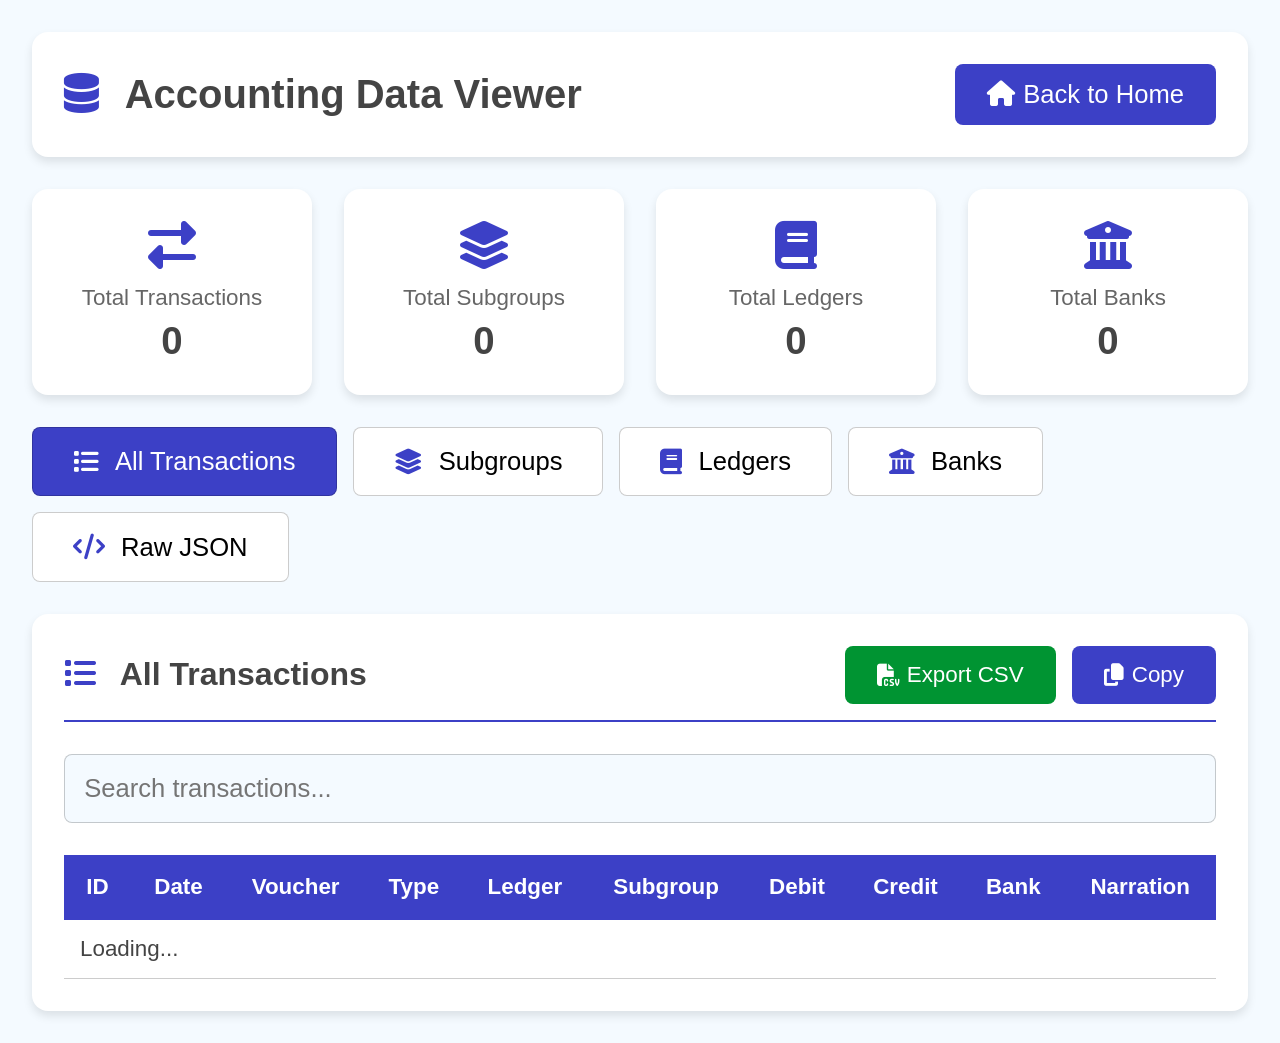
<file: HTML/Dataview.html>
<!DOCTYPE html>
<html lang="en">
<head>
    <meta charset="UTF-8">
    <meta name="viewport" content="width=device-width, initial-scale=1.0">
    <title>Data Viewer - AcctBook</title>
    
    <!-- Font Awesome -->
    <link rel="stylesheet" href="https://cdnjs.cloudflare.com/ajax/libs/font-awesome/6.4.0/css/all.min.css">
    
    <style>
        * {
            margin: 0;
            padding: 0;
            box-sizing: border-box;
            font-family: 'Segoe UI', Tahoma, Geneva, Verdana, sans-serif;
        }

        :root {
            --main-color: #3c40c6;
            --secondary-color: #009432;
            --white: #fff;
            --black: #444;
            --light-color: #666;
            --bg-color: #f4faff;
            --border: 1px solid rgba(0,0,0,.2);
            --box-shadow: 0 5px 10px rgba(0,0,0,.1);
        }

        body {
            background: var(--bg-color);
            padding: 2rem;
        }

        .container {
            max-width: 1400px;
            margin: 0 auto;
        }

        .header {
            background: var(--white);
            padding: 2rem;
            border-radius: 1rem;
            box-shadow: var(--box-shadow);
            margin-bottom: 2rem;
            display: flex;
            justify-content: space-between;
            align-items: center;
        }

        .header h1 {
            font-size: 2.5rem;
            color: var(--black);
        }

        .header h1 i {
            color: var(--main-color);
            margin-right: 1rem;
        }

        .back-btn {
            background: var(--main-color);
            color: var(--white);
            padding: 1rem 2rem;
            border-radius: .5rem;
            text-decoration: none;
            font-size: 1.6rem;
            transition: all .3s ease;
        }

        .back-btn:hover {
            background: var(--secondary-color);
            transform: translateY(-2px);
        }

        .stats-grid {
            display: grid;
            grid-template-columns: repeat(auto-fit, minmax(250px, 1fr));
            gap: 2rem;
            margin-bottom: 2rem;
        }

        .stat-card {
            background: var(--white);
            padding: 2rem;
            border-radius: 1rem;
            box-shadow: var(--box-shadow);
            text-align: center;
        }

        .stat-card i {
            font-size: 3rem;
            color: var(--main-color);
            margin-bottom: 1rem;
        }

        .stat-card .label {
            font-size: 1.4rem;
            color: var(--light-color);
            margin-bottom: .5rem;
        }

        .stat-card .value {
            font-size: 2.4rem;
            font-weight: bold;
            color: var(--black);
        }

        .tabs {
            display: flex;
            gap: 1rem;
            margin-bottom: 2rem;
            flex-wrap: wrap;
        }

        .tab-btn {
            padding: 1.2rem 2.5rem;
            font-size: 1.6rem;
            background: var(--white);
            border: var(--border);
            border-radius: .5rem;
            cursor: pointer;
            transition: all .3s ease;
            display: flex;
            align-items: center;
            gap: 1rem;
        }

        .tab-btn i {
            color: var(--main-color);
        }

        .tab-btn:hover {
            background: var(--main-color);
            color: var(--white);
        }

        .tab-btn:hover i {
            color: var(--white);
        }

        .tab-btn.active {
            background: var(--main-color);
            color: var(--white);
        }

        .tab-btn.active i {
            color: var(--white);
        }

        .data-section {
            display: none;
            background: var(--white);
            padding: 2rem;
            border-radius: 1rem;
            box-shadow: var(--box-shadow);
        }

        .data-section.active {
            display: block;
        }

        .section-header {
            display: flex;
            justify-content: space-between;
            align-items: center;
            margin-bottom: 2rem;
            padding-bottom: 1rem;
            border-bottom: 2px solid var(--main-color);
        }

        .section-header h2 {
            font-size: 2rem;
            color: var(--black);
        }

        .section-header h2 i {
            color: var(--main-color);
            margin-right: 1rem;
        }

        .action-btns {
            display: flex;
            gap: 1rem;
        }

        .btn {
            padding: 1rem 2rem;
            font-size: 1.4rem;
            border: none;
            border-radius: .5rem;
            cursor: pointer;
            transition: all .3s ease;
            display: inline-flex;
            align-items: center;
            gap: .5rem;
        }

        .btn-primary {
            background: var(--main-color);
            color: var(--white);
        }

        .btn-primary:hover {
            background: #2a2e8c;
            transform: translateY(-2px);
        }

        .btn-success {
            background: var(--secondary-color);
            color: var(--white);
        }

        .btn-success:hover {
            background: #007a28;
            transform: translateY(-2px);
        }

        .btn-danger {
            background: #dc3545;
            color: var(--white);
        }

        .btn-danger:hover {
            background: #bb2d3b;
            transform: translateY(-2px);
        }

        .search-box {
            margin-bottom: 2rem;
        }

        .search-box input {
            width: 100%;
            padding: 1.2rem;
            font-size: 1.6rem;
            border: var(--border);
            border-radius: .5rem;
            background: var(--bg-color);
        }

        .search-box input:focus {
            border-color: var(--main-color);
            outline: none;
        }

        .table-container {
            overflow-x: auto;
            max-height: 500px;
            overflow-y: auto;
        }

        table {
            width: 100%;
            border-collapse: collapse;
            font-size: 1.4rem;
        }

        th {
            background: var(--main-color);
            color: var(--white);
            padding: 1.2rem;
            position: sticky;
            top: 0;
            z-index: 10;
        }

        td {
            padding: 1rem;
            border-bottom: var(--border);
            color: var(--black);
        }

        tr:hover {
            background: var(--bg-color);
        }

        .subgroup-badge {
            background: var(--secondary-color);
            color: white;
            padding: 0.3rem 0.8rem;
            border-radius: 2rem;
            font-size: 1.2rem;
            display: inline-block;
        }

        .type-badge {
            padding: 0.3rem 0.8rem;
            border-radius: 2rem;
            font-size: 1.2rem;
            font-weight: bold;
        }

        .type-payment {
            background: #ffc107;
            color: #000;
        }

        .type-receipt {
            background: #28a745;
            color: white;
        }

        .type-journal {
            background: #17a2b8;
            color: white;
        }

        .json-viewer {
            background: #1e1e1e;
            color: #d4d4d4;
            padding: 2rem;
            border-radius: .5rem;
            font-family: monospace;
            font-size: 1.4rem;
            overflow-x: auto;
            white-space: pre-wrap;
        }

        .summary-grid {
            display: grid;
            grid-template-columns: repeat(auto-fit, minmax(300px, 1fr));
            gap: 2rem;
            margin-bottom: 2rem;
        }

        .summary-card {
            background: var(--bg-color);
            padding: 1.5rem;
            border-radius: .5rem;
        }

        .summary-card h3 {
            font-size: 1.8rem;
            color: var(--main-color);
            margin-bottom: 1rem;
        }

        .summary-card ul {
            list-style: none;
        }

        .summary-card li {
            font-size: 1.4rem;
            padding: .5rem 0;
            border-bottom: 1px dashed #ddd;
            display: flex;
            justify-content: space-between;
        }

        @media (max-width: 768px) {
            body {
                padding: 1rem;
            }
            .header {
                flex-direction: column;
                gap: 1rem;
                text-align: center;
            }
            .tab-btn {
                flex: 1;
                justify-content: center;
            }
            .section-header {
                flex-direction: column;
                gap: 1rem;
            }
        }
    </style>
</head>
<body>
    <div class="container">
        <!-- Header -->
        <div class="header">
            <h1>
                <i class="fas fa-database"></i>
                Accounting Data Viewer
            </h1>
            <a href="index.html" class="back-btn">
                <i class="fas fa-home"></i> Back to Home
            </a>
        </div>

        <!-- Stats Cards -->
        <div class="stats-grid">
            <div class="stat-card">
                <i class="fas fa-exchange-alt"></i>
                <div class="label">Total Transactions</div>
                <div class="value" id="total-transactions">0</div>
            </div>
            <div class="stat-card">
                <i class="fas fa-layer-group"></i>
                <div class="label">Total Subgroups</div>
                <div class="value" id="total-subgroups">0</div>
            </div>
            <div class="stat-card">
                <i class="fas fa-book"></i>
                <div class="label">Total Ledgers</div>
                <div class="value" id="total-ledgers">0</div>
            </div>
            <div class="stat-card">
                <i class="fas fa-university"></i>
                <div class="label">Total Banks</div>
                <div class="value" id="total-banks">0</div>
            </div>
        </div>

        <!-- Tabs -->
        <div class="tabs">
            <button class="tab-btn active" onclick="switchTab('transactions')">
                <i class="fas fa-list"></i> All Transactions
            </button>
            <button class="tab-btn" onclick="switchTab('subgroups')">
                <i class="fas fa-layer-group"></i> Subgroups
            </button>
            <button class="tab-btn" onclick="switchTab('ledgers')">
                <i class="fas fa-book"></i> Ledgers
            </button>
            <button class="tab-btn" onclick="switchTab('banks')">
                <i class="fas fa-university"></i> Banks
            </button>
            <button class="tab-btn" onclick="switchTab('json')">
                <i class="fas fa-code"></i> Raw JSON
            </button>
        </div>

        <!-- Transactions Section -->
        <div id="transactions-section" class="data-section active">
            <div class="section-header">
                <h2><i class="fas fa-list"></i> All Transactions</h2>
                <div class="action-btns">
                    <button class="btn btn-success" onclick="exportToCSV('transactions')">
                        <i class="fas fa-file-csv"></i> Export CSV
                    </button>
                    <button class="btn btn-primary" onclick="copyToClipboard('transactions')">
                        <i class="fas fa-copy"></i> Copy
                    </button>
                </div>
            </div>
            
            <div class="search-box">
                <input type="text" id="transaction-search" placeholder="Search transactions..." onkeyup="filterTransactions()">
            </div>

            <div class="table-container">
                <table id="transactions-table">
                    <thead>
                        <tr>
                            <th>ID</th>
                            <th>Date</th>
                            <th>Voucher</th>
                            <th>Type</th>
                            <th>Ledger</th>
                            <th>Subgroup</th>
                            <th>Debit</th>
                            <th>Credit</th>
                            <th>Bank</th>
                            <th>Narration</th>
                        </tr>
                    </thead>
                    <tbody id="transactions-body">
                        <tr><td colspan="10">Loading...</td></tr>
                    </tbody>
                </table>
            </div>
        </div>

        <!-- Subgroups Section -->
        <div id="subgroups-section" class="data-section">
            <div class="section-header">
                <h2><i class="fas fa-layer-group"></i> Subgroups Summary</h2>
                <div class="action-btns">
                    <button class="btn btn-success" onclick="exportToCSV('subgroups')">
                        <i class="fas fa-file-csv"></i> Export CSV
                    </button>
                </div>
            </div>

            <div class="summary-grid" id="subgroups-summary">
                <!-- Will be filled by JavaScript -->
            </div>

            <div class="table-container">
                <table>
                    <thead>
                        <tr>
                            <th>Subgroup</th>
                            <th>Count</th>
                            <th>Ledgers</th>
                            <th>Total Debit</th>
                            <th>Total Credit</th>
                            <th>Net Balance</th>
                        </tr>
                    </thead>
                    <tbody id="subgroups-body">
                        <tr><td colspan="6">Loading...</td></tr>
                    </tbody>
                </table>
            </div>
        </div>

        <!-- Ledgers Section -->
        <div id="ledgers-section" class="data-section">
            <div class="section-header">
                <h2><i class="fas fa-book"></i> Ledgers</h2>
                <div class="action-btns">
                    <button class="btn btn-success" onclick="exportToCSV('ledgers')">
                        <i class="fas fa-file-csv"></i> Export CSV
                    </button>
                </div>
            </div>

            <div class="table-container">
                <table>
                    <thead>
                        <tr>
                            <th>ID</th>
                            <th>Name</th>
                            <th>Type</th>
                            <th>Category</th>
                            <th>Group</th>
                        </tr>
                    </thead>
                    <tbody id="ledgers-body">
                        <tr><td colspan="5">Loading...</td></tr>
                    </tbody>
                </table>
            </div>
        </div>

        <!-- Banks Section -->
        <div id="banks-section" class="data-section">
            <div class="section-header">
                <h2><i class="fas fa-university"></i> Banks</h2>
                <div class="action-btns">
                    <button class="btn btn-success" onclick="exportToCSV('banks')">
                        <i class="fas fa-file-csv"></i> Export CSV
                    </button>
                </div>
            </div>

            <div class="table-container">
                <table>
                    <thead>
                        <tr>
                            <th>ID</th>
                            <th>Name</th>
                            <th>Display Name</th>
                            <th>Account No</th>
                        </tr>
                    </thead>
                    <tbody id="banks-body">
                        <tr><td colspan="4">Loading...</td></tr>
                    </tbody>
                </table>
            </div>
        </div>

        <!-- JSON Section -->
        <div id="json-section" class="data-section">
            <div class="section-header">
                <h2><i class="fas fa-code"></i> Raw JSON Data</h2>
                <div class="action-btns">
                    <button class="btn btn-primary" onclick="copyRawJSON()">
                        <i class="fas fa-copy"></i> Copy JSON
                    </button>
                    <button class="btn btn-success" onclick="downloadJSON()">
                        <i class="fas fa-download"></i> Download
                    </button>
                </div>
            </div>
            <div class="json-viewer" id="json-viewer">
                Loading...
            </div>
        </div>
    </div>

    <!-- Scripts -->
    <script src="js/accounting.js"></script>
    <script src="js/utils.js"></script>
    <script>
        // Global variables
        let transactions = window.transactions || [];
        let ledgers = window.ledgers || [];
        let banks = window.banks || [];
        
        // Switch between tabs
        function switchTab(tabName) {
            // Update tab buttons
            document.querySelectorAll('.tab-btn').forEach(btn => btn.classList.remove('active'));
            event.target.classList.add('active');
            
            // Show selected section
            document.querySelectorAll('.data-section').forEach(section => section.classList.remove('active'));
            document.getElementById(`${tabName}-section`).classList.add('active');
            
            // Load data for the tab
            if (tabName === 'transactions') loadTransactions();
            else if (tabName === 'subgroups') loadSubgroups();
            else if (tabName === 'ledgers') loadLedgers();
            else if (tabName === 'banks') loadBanks();
            else if (tabName === 'json') loadJSON();
        }

        // Load all transactions
        function loadTransactions() {
            const tbody = document.getElementById('transactions-body');
            if (!transactions || transactions.length === 0) {
                tbody.innerHTML = '<tr><td colspan="10" style="text-align: center;">No transactions found</td></tr>';
                updateStats();
                return;
            }

            let html = '';
            transactions.slice().reverse().forEach(t => {
                html += `
                    <tr>
                        <td>${t.id || '-'}</td>
                        <td>${t.date || '-'}</td>
                        <td>${t.voucher || '-'}</td>
                        <td><span class="type-badge type-${t.type}">${t.type || '-'}</span></td>
                        <td>${t.ledger || '-'}</td>
                        <td>${t.subgroup ? `<span class="subgroup-badge">${t.subgroup}</span>` : '-'}</td>
                        <td>${t.debit ? t.debit.toFixed(2) : '-'}</td>
                        <td>${t.credit ? t.credit.toFixed(2) : '-'}</td>
                        <td>${t.bank_name || '-'}</td>
                        <td>${t.narration ? t.narration.substring(0, 30) + (t.narration.length > 30 ? '...' : '') : '-'}</td>
                    </tr>
                `;
            });
            tbody.innerHTML = html;
            updateStats();
        }

        // Load subgroups summary
        function loadSubgroups() {
            const subgroups = {};
            transactions.forEach(t => {
                if (t.subgroup) {
                    if (!subgroups[t.subgroup]) {
                        subgroups[t.subgroup] = {
                            count: 0,
                            ledgers: new Set(),
                            debit: 0,
                            credit: 0
                        };
                    }
                    subgroups[t.subgroup].count++;
                    subgroups[t.subgroup].ledgers.add(t.ledger);
                    subgroups[t.subgroup].debit += t.debit || 0;
                    subgroups[t.subgroup].credit += t.credit || 0;
                }
            });

            // Summary cards
            const summaryGrid = document.getElementById('subgroups-summary');
            let summaryHTML = '';
            Object.keys(subgroups).forEach(subgroup => {
                const data = subgroups[subgroup];
                const net = data.debit - data.credit;
                summaryHTML += `
                    <div class="summary-card">
                        <h3>${subgroup}</h3>
                        <ul>
                            <li><span>Transactions:</span> <strong>${data.count}</strong></li>
                            <li><span>Ledgers:</span> <strong>${data.ledgers.size}</strong></li>
                            <li><span>Total Debit:</span> <strong>${data.debit.toFixed(2)}</strong></li>
                            <li><span>Total Credit:</span> <strong>${data.credit.toFixed(2)}</strong></li>
                            <li><span>Net Balance:</span> <strong style="color: ${net >= 0 ? '#28a745' : '#dc3545'}">${net.toFixed(2)}</strong></li>
                        </ul>
                    </div>
                `;
            });
            summaryGrid.innerHTML = summaryHTML || '<p>No subgroups found</p>';

            // Table
            const tbody = document.getElementById('subgroups-body');
            let tableHTML = '';
            Object.keys(subgroups).sort().forEach(subgroup => {
                const data = subgroups[subgroup];
                const net = data.debit - data.credit;
                tableHTML += `
                    <tr>
                        <td><strong>${subgroup}</strong></td>
                        <td>${data.count}</td>
                        <td>${data.ledgers.size}</td>
                        <td>${data.debit.toFixed(2)}</td>
                        <td>${data.credit.toFixed(2)}</td>
                        <td style="color: ${net >= 0 ? '#28a745' : '#dc3545'}">${net.toFixed(2)}</td>
                    </tr>
                `;
            });
            tbody.innerHTML = tableHTML || '<tr><td colspan="6">No subgroups found</td></tr>';
        }

        // Load ledgers
        function loadLedgers() {
            const tbody = document.getElementById('ledgers-body');
            if (!ledgers || ledgers.length === 0) {
                tbody.innerHTML = '<tr><td colspan="5">No ledgers found</td></tr>';
                return;
            }

            let html = '';
            ledgers.forEach(l => {
                html += `
                    <tr>
                        <td>${l.id}</td>
                        <td>${l.name}</td>
                        <td>${l.type}</td>
                        <td>${l.category || '-'}</td>
                        <td>${l.group || '-'}</td>
                    </tr>
                `;
            });
            tbody.innerHTML = html;
        }

        // Load banks
        function loadBanks() {
            const tbody = document.getElementById('banks-body');
            if (!banks || banks.length === 0) {
                tbody.innerHTML = '<tr><td colspan="4">No banks found</td></tr>';
                return;
            }

            let html = '';
            banks.forEach(b => {
                html += `
                    <tr>
                        <td>${b.id}</td>
                        <td>${b.name}</td>
                        <td>${b.displayName || '-'}</td>
                        <td>${b.accountNo || '-'}</td>
                    </tr>
                `;
            });
            tbody.innerHTML = html;
        }

        // Load JSON
        function loadJSON() {
            const data = {
                transactions: transactions,
                ledgers: ledgers,
                banks: banks,
                stats: {
                    total_transactions: transactions.length,
                    total_ledgers: ledgers.length,
                    total_banks: banks.length,
                    total_subgroups: new Set(transactions.map(t => t.subgroup).filter(Boolean)).size
                }
            };
            document.getElementById('json-viewer').textContent = JSON.stringify(data, null, 2);
        }

        // Update stats
        function updateStats() {
            document.getElementById('total-transactions').textContent = transactions.length;
            document.getElementById('total-subgroups').textContent = new Set(transactions.map(t => t.subgroup).filter(Boolean)).size;
            document.getElementById('total-ledgers').textContent = ledgers.length;
            document.getElementById('total-banks').textContent = banks.length;
        }

        // Filter transactions
        function filterTransactions() {
            const search = document.getElementById('transaction-search').value.toLowerCase();
            const rows = document.querySelectorAll('#transactions-body tr');
            
            rows.forEach(row => {
                const text = row.textContent.toLowerCase();
                row.style.display = text.includes(search) ? '' : 'none';
            });
        }

        // Export to CSV
        function exportToCSV(type) {
            let csv = '';
            let filename = '';
            
            if (type === 'transactions') {
                csv = 'ID,Date,Voucher,Type,Ledger,Subgroup,Debit,Credit,Bank,Narration\n';
                transactions.forEach(t => {
                    csv += `${t.id},${t.date},${t.voucher || ''},${t.type},${t.ledger},${t.subgroup || ''},${t.debit || 0},${t.credit || 0},${t.bank_name || ''},"${(t.narration || '').replace(/"/g, '""')}"\n`;
                });
                filename = 'transactions.csv';
            } else if (type === 'subgroups') {
                csv = 'Subgroup,Count,Ledgers,Total Debit,Total Credit,Net Balance\n';
                const subgroups = {};
                transactions.forEach(t => {
                    if (t.subgroup) {
                        if (!subgroups[t.subgroup]) subgroups[t.subgroup] = { count:0, ledgers:new Set(), debit:0, credit:0 };
                        subgroups[t.subgroup].count++;
                        subgroups[t.subgroup].ledgers.add(t.ledger);
                        subgroups[t.subgroup].debit += t.debit || 0;
                        subgroups[t.subgroup].credit += t.credit || 0;
                    }
                });
                Object.keys(subgroups).forEach(s => {
                    const data = subgroups[s];
                    const net = data.debit - data.credit;
                    csv += `${s},${data.count},${data.ledgers.size},${data.debit.toFixed(2)},${data.credit.toFixed(2)},${net.toFixed(2)}\n`;
                });
                filename = 'subgroups.csv';
            } else if (type === 'ledgers') {
                csv = 'ID,Name,Type,Category,Group\n';
                ledgers.forEach(l => {
                    csv += `${l.id},${l.name},${l.type},${l.category || ''},${l.group || ''}\n`;
                });
                filename = 'ledgers.csv';
            } else if (type === 'banks') {
                csv = 'ID,Name,Display Name,Account No\n';
                banks.forEach(b => {
                    csv += `${b.id},${b.name},${b.displayName || ''},${b.accountNo || ''}\n`;
                });
                filename = 'banks.csv';
            }

            const blob = new Blob([csv], { type: 'text/csv;charset=utf-8;' });
            const url = window.URL.createObjectURL(blob);
            const a = document.createElement('a');
            a.href = url;
            a.download = filename;
            a.click();
            window.URL.revokeObjectURL(url);
            
            alert(`Exported to ${filename}`);
        }

        // Copy to clipboard
        function copyToClipboard(type) {
            let text = '';
            if (type === 'transactions') {
                text = JSON.stringify(transactions, null, 2);
            }
            navigator.clipboard.writeText(text).then(() => {
                alert('Copied to clipboard!');
            });
        }

        function copyRawJSON() {
            const data = {
                transactions: transactions,
                ledgers: ledgers,
                banks: banks
            };
            navigator.clipboard.writeText(JSON.stringify(data, null, 2)).then(() => {
                alert('JSON copied to clipboard!');
            });
        }

        function downloadJSON() {
            const data = {
                transactions: transactions,
                ledgers: ledgers,
                banks: banks
            };
            const blob = new Blob([JSON.stringify(data, null, 2)], { type: 'application/json' });
            const url = window.URL.createObjectURL(blob);
            const a = document.createElement('a');
            a.href = url;
            a.download = `accounting-data-${new Date().toISOString().split('T')[0]}.json`;
            a.click();
            window.URL.revokeObjectURL(url);
        }

        // Initialize on load
        document.addEventListener('DOMContentLoaded', function() {
            // Sync with global data
            transactions = window.transactions || [];
            ledgers = window.ledgers || [];
            banks = window.banks || [];
            
            setTimeout(() => {
                loadTransactions();
                updateStats();
            }, 500);
        });
    </script>
    
    <!-- Dark Mode Initialization -->
    <script>
        document.addEventListener('DOMContentLoaded', function() {
            if (typeof initDarkMode === 'function') {
                initDarkMode();
            }
            
            const toggleBtn = document.getElementById('darkModeToggle');
            if (toggleBtn) {
                toggleBtn.addEventListener('click', function() {
                    if (typeof toggleDarkMode === 'function') {
                        toggleDarkMode();
                    }
                });
            }
            
            const settingsBtn = document.getElementById('darkModeSettingsBtn');
            if (settingsBtn && typeof showDarkModeSettings === 'function') {
                settingsBtn.addEventListener('click', function() {
                    showDarkModeSettings();
                });
            }
            
            if (typeof setupDarkModeKeyboardShortcut === 'function') {
                setupDarkModeKeyboardShortcut();
            }
        });
    </script>
</body>
</html>
</file>
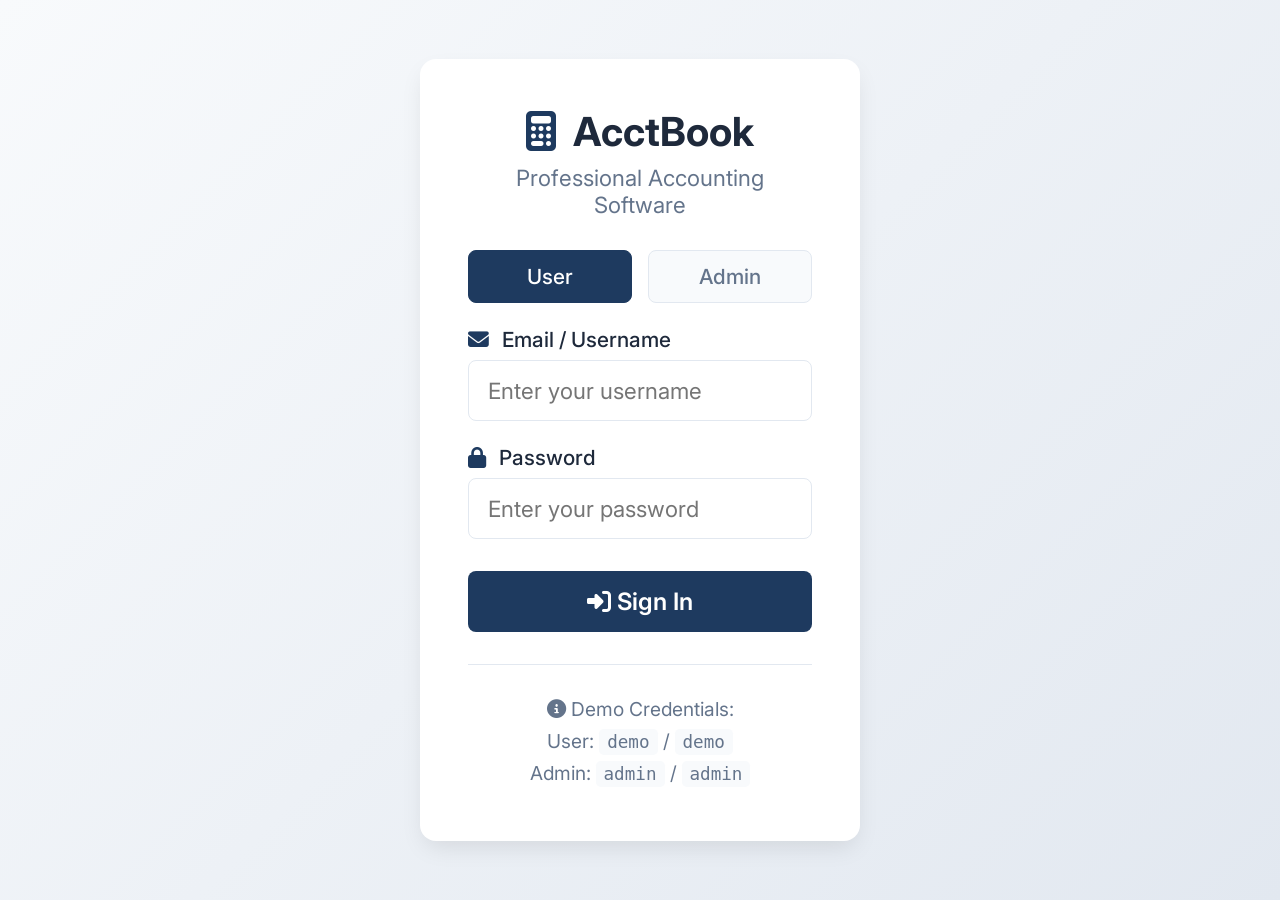
<file: HTML/sign-in.html>
<!DOCTYPE html>
<html lang="en">
<head>
    <meta charset="UTF-8">
    <meta name="viewport" content="width=device-width, initial-scale=1.0">
    <title>Sign In - AcctBook</title>
    
    <!-- Font Awesome CDN -->
    <link rel="stylesheet" href="https://cdnjs.cloudflare.com/ajax/libs/font-awesome/6.4.0/css/all.min.css">
    
    <!-- Google Fonts -->
    <link href="https://fonts.googleapis.com/css2?family=Inter:opsz,wght@14..32,300;14..32,400;14..32,500;14..32,600;14..32,700&display=swap" rel="stylesheet">
    
    <style>
        :root {
            --main-color: #1e3a5f;
            --secondary-color: #2c7a4d;
            --white: #ffffff;
            --black: #1e293b;
            --light-color: #64748b;
            --bg-color: #f8fafc;
            --border: 1px solid #e2e8f0;
            --box-shadow: 0 10px 25px -5px rgba(0, 0, 0, 0.1);
            --radius-lg: 1rem;
        }

        * {
            margin: 0;
            padding: 0;
            box-sizing: border-box;
            font-family: 'Inter', sans-serif;
        }

        body {
            min-height: 100vh;
            background: linear-gradient(135deg, #f8fafc 0%, #e2e8f0 100%);
            display: flex;
            align-items: center;
            justify-content: center;
            padding: 2rem;
        }

        .login-container {
            width: 100%;
            max-width: 440px;
        }

        .login-card {
            background: var(--white);
            border-radius: var(--radius-lg);
            box-shadow: var(--box-shadow);
            padding: 3rem;
            text-align: center;
        }

        .logo {
            font-size: 2.5rem;
            font-weight: 700;
            color: var(--black);
            margin-bottom: 0.5rem;
        }

        .logo i {
            color: var(--main-color);
            margin-right: 0.5rem;
        }

        .tagline {
            font-size: 1.4rem;
            color: var(--light-color);
            margin-bottom: 2rem;
        }

        .input-group {
            margin-bottom: 1.5rem;
            text-align: left;
        }

        .input-group label {
            display: block;
            font-size: 1.3rem;
            font-weight: 500;
            color: var(--black);
            margin-bottom: 0.5rem;
        }

        .input-group label i {
            color: var(--main-color);
            margin-right: 0.5rem;
        }

        .input-group input {
            width: 100%;
            padding: 1rem 1.2rem;
            font-size: 1.4rem;
            border: var(--border);
            border-radius: 0.5rem;
            background: var(--white);
            transition: all 0.2s;
        }

        .input-group input:focus {
            border-color: var(--main-color);
            box-shadow: 0 0 0 3px rgba(30, 58, 95, 0.1);
            outline: none;
        }

        .login-btn {
            width: 100%;
            padding: 1rem;
            background: var(--main-color);
            color: var(--white);
            border: none;
            border-radius: 0.5rem;
            font-size: 1.5rem;
            font-weight: 600;
            cursor: pointer;
            margin-top: 0.5rem;
            transition: all 0.2s;
        }

        .login-btn:hover {
            background: #0f2b44;
            transform: translateY(-2px);
        }

        .user-type {
            display: flex;
            gap: 1rem;
            margin: 1.5rem 0;
        }

        .user-type-btn {
            flex: 1;
            padding: 0.8rem;
            background: var(--bg-color);
            border: var(--border);
            border-radius: 0.5rem;
            font-size: 1.3rem;
            font-weight: 500;
            color: var(--light-color);
            cursor: pointer;
            transition: all 0.2s;
        }

        .user-type-btn.active {
            background: var(--main-color);
            border-color: var(--main-color);
            color: var(--white);
        }

        .user-type-btn:hover:not(.active) {
            background: #e2e8f0;
        }

        .demo-info {
            margin-top: 2rem;
            padding-top: 1.5rem;
            border-top: var(--border);
            font-size: 1.2rem;
            color: var(--light-color);
        }

        .demo-info p {
            margin: 0.5rem 0;
        }

        .demo-info code {
            background: var(--bg-color);
            padding: 0.2rem 0.5rem;
            border-radius: 0.3rem;
            font-family: monospace;
            font-size: 1.1rem;
        }
    </style>
</head>
<body>
    <div class="login-container">
        <div class="login-card">
            <div class="logo">
                <i class="fas fa-calculator"></i> AcctBook
            </div>
            <div class="tagline">Professional Accounting Software</div>

            <div class="user-type">
                <button class="user-type-btn active" onclick="setUserType('user')">User</button>
                <button class="user-type-btn" onclick="setUserType('admin')">Admin</button>
            </div>

            <form id="loginForm" onsubmit="return handleLogin(event)">
                <div class="input-group">
                    <label><i class="fas fa-envelope"></i> Email / Username</label>
                    <input type="text" id="username" placeholder="Enter your username" autocomplete="off">
                </div>
                <div class="input-group">
                    <label><i class="fas fa-lock"></i> Password</label>
                    <input type="password" id="password" placeholder="Enter your password">
                </div>
                <button type="submit" class="login-btn"><i class="fas fa-sign-in-alt"></i> Sign In</button>
            </form>

            <div class="demo-info">
                <p><i class="fas fa-info-circle"></i> Demo Credentials:</p>
                <p>User: <code>demo</code> / <code>demo</code></p>
                <p>Admin: <code>admin</code> / <code>admin</code></p>
            </div>
        </div>
    </div>

    <script>
        let userType = 'user';

        function setUserType(type) {
            userType = type;
            document.querySelectorAll('.user-type-btn').forEach(btn => {
                btn.classList.remove('active');
            });
            event.target.classList.add('active');
        }

        function handleLogin(event) {
            event.preventDefault();
            
            const username = document.getElementById('username').value.trim();
            const password = document.getElementById('password').value.trim();

            // Demo authentication
            if (userType === 'user' && username === 'demo' && password === 'demo') {
                localStorage.setItem('loggedInUser', JSON.stringify({
                    username: username,
                    type: 'user',
                    name: 'Demo User'
                }));
                window.location.href = 'index.html';
                return false;
            } 
            else if (userType === 'admin' && username === 'admin' && password === 'admin') {
                localStorage.setItem('loggedInUser', JSON.stringify({
                    username: username,
                    type: 'admin',
                    name: 'Administrator'
                }));
                window.location.href = 'index.html';
                return false;
            }
            else {
                alert('Invalid credentials. Use demo/demo or admin/admin');
                return false;
            }
        }

        // Check if already logged in
        const loggedInUser = localStorage.getItem('loggedInUser');
        if (loggedInUser && window.location.pathname !== '/sign-in.html') {
            // Already logged in, redirect to home if on sign-in page
            if (window.location.pathname.includes('sign-in.html')) {
                window.location.href = 'index.html';
            }
        }
    </script>
    <!-- Dark Mode Initialization -->
<script>
    // Initialize dark mode when page loads
    document.addEventListener('DOMContentLoaded', function() {
        // Initialize dark mode if function exists
        if (typeof initDarkMode === 'function') {
            initDarkMode();
        }
        
        // Setup dark mode toggle button
        const toggleBtn = document.getElementById('darkModeToggle');
        if (toggleBtn) {
            toggleBtn.addEventListener('click', function() {
                if (typeof toggleDarkMode === 'function') {
                    toggleDarkMode();
                }
            });
        }
        
        // Setup dark mode settings button
        const settingsBtn = document.getElementById('darkModeSettingsBtn');
        if (settingsBtn && typeof showDarkModeSettings === 'function') {
            settingsBtn.addEventListener('click', function() {
                showDarkModeSettings();
            });
        }
        
        // Setup keyboard shortcut
        if (typeof setupDarkModeKeyboardShortcut === 'function') {
            setupDarkModeKeyboardShortcut();
        }
    });
</script>
</body>
</html>
</file>
